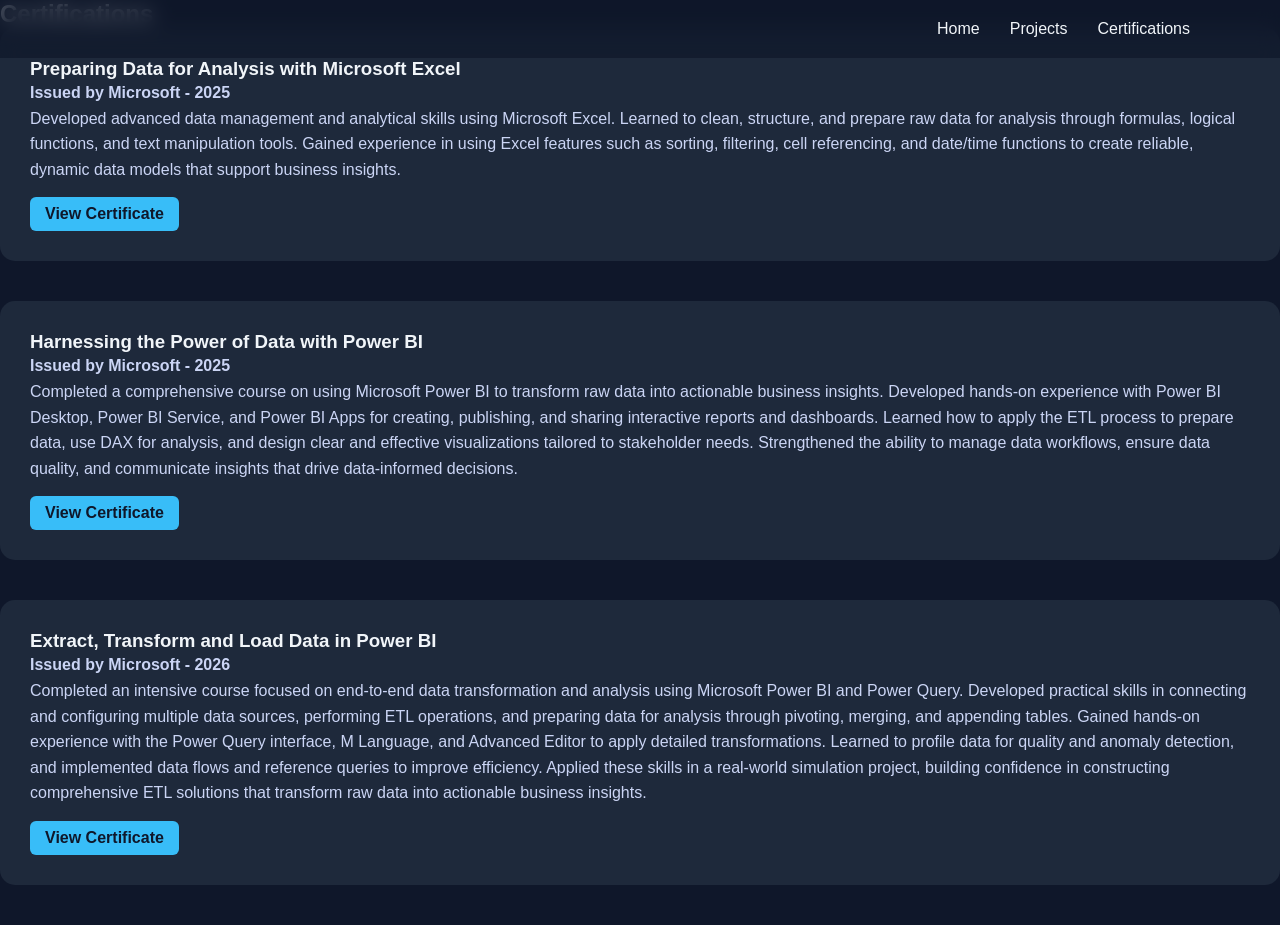
<file: certifications.html>
<!DOCTYPE html>
<html lang="en">
<head>
<meta charset="UTF-8">
<meta name="viewport" content="width=device-width, initial-scale=1.0">
<title>Yuzhao Cao | Developer</title>
<link rel="stylesheet" href="style.css">
</head>
<body>


<!-- NAVIGATION -->
<nav>
  <div class="nav-container">
    <a href="index.html">Home</a>
    <a href="projects.html">Projects</a>
    <a href="certifications.html">Certifications</a>
  </div>
</nav>

<div class="container">
    <h2>Certifications</h2>
    
    <div class="project-card">
        <h3>Preparing Data for Analysis with Microsoft Excel</h3>
        <p><strong>Issued by Microsoft - 2025</strong></p>
        <p>
            Developed advanced data management and analytical skills using Microsoft Excel. Learned to clean,
            structure, and prepare raw data for analysis through formulas, logical functions, and text manipulation 
            tools. Gained experience in using Excel features such as sorting, filtering, cell referencing, and date/time 
            functions to create reliable, dynamic data models that support business insights.
        </p>

        <a class="btn" href="https://coursera.org/share/76fab3f0c5f080352ac3d5c0bd1d7b2c">View Certificate</a>
    </div>

    <div class="project-card">
        <h3>Harnessing the Power of Data with Power BI</h3>
        <p><strong>Issued by Microsoft - 2025</strong></p>
        <p>
            Completed a comprehensive course on using Microsoft Power BI to transform raw data into actionable 
            business insights. Developed hands-on experience with Power BI Desktop, Power BI Service, and Power 
            BI Apps for creating, publishing, and sharing interactive reports and dashboards. 
            Learned how to apply the ETL process to prepare data, use DAX for analysis, and design clear and effective 
            visualizations tailored to stakeholder needs. Strengthened the ability to manage data workflows, ensure 
            data quality, and communicate insights that drive data-informed decisions.

        </p>

        <a class="btn" href="https://coursera.org/share/40c816b9f1140fdadf3ffa97ac33d5b4">View Certificate</a>
    </div>

    <div class="project-card">
        <h3>Extract, Transform and Load Data in Power BI</h3>
        <p><strong>Issued by Microsoft - 2026</strong></p>
        <p>
            Completed an intensive course focused on end-to-end data transformation and analysis using Microsoft 
            Power BI and Power Query. Developed practical skills in connecting and configuring multiple data sources, 
            performing ETL operations, and preparing data for analysis through pivoting, merging, and appending tables. 
            Gained hands-on experience with the Power Query interface, M Language, and Advanced Editor to apply detailed 
            transformations. Learned to profile data for quality and anomaly detection, and implemented data flows and 
            reference queries to improve efficiency. Applied these skills in a real-world simulation project, building 
            confidence in constructing comprehensive ETL solutions that transform raw data into actionable business insights.
        </p>

        <a class="btn" href="https://coursera.org/share/217a8b9b8ab0a00399b221ae15e64c86">View Certificate</a>
    </div>
  
</div>



</body>
</html>
</file>
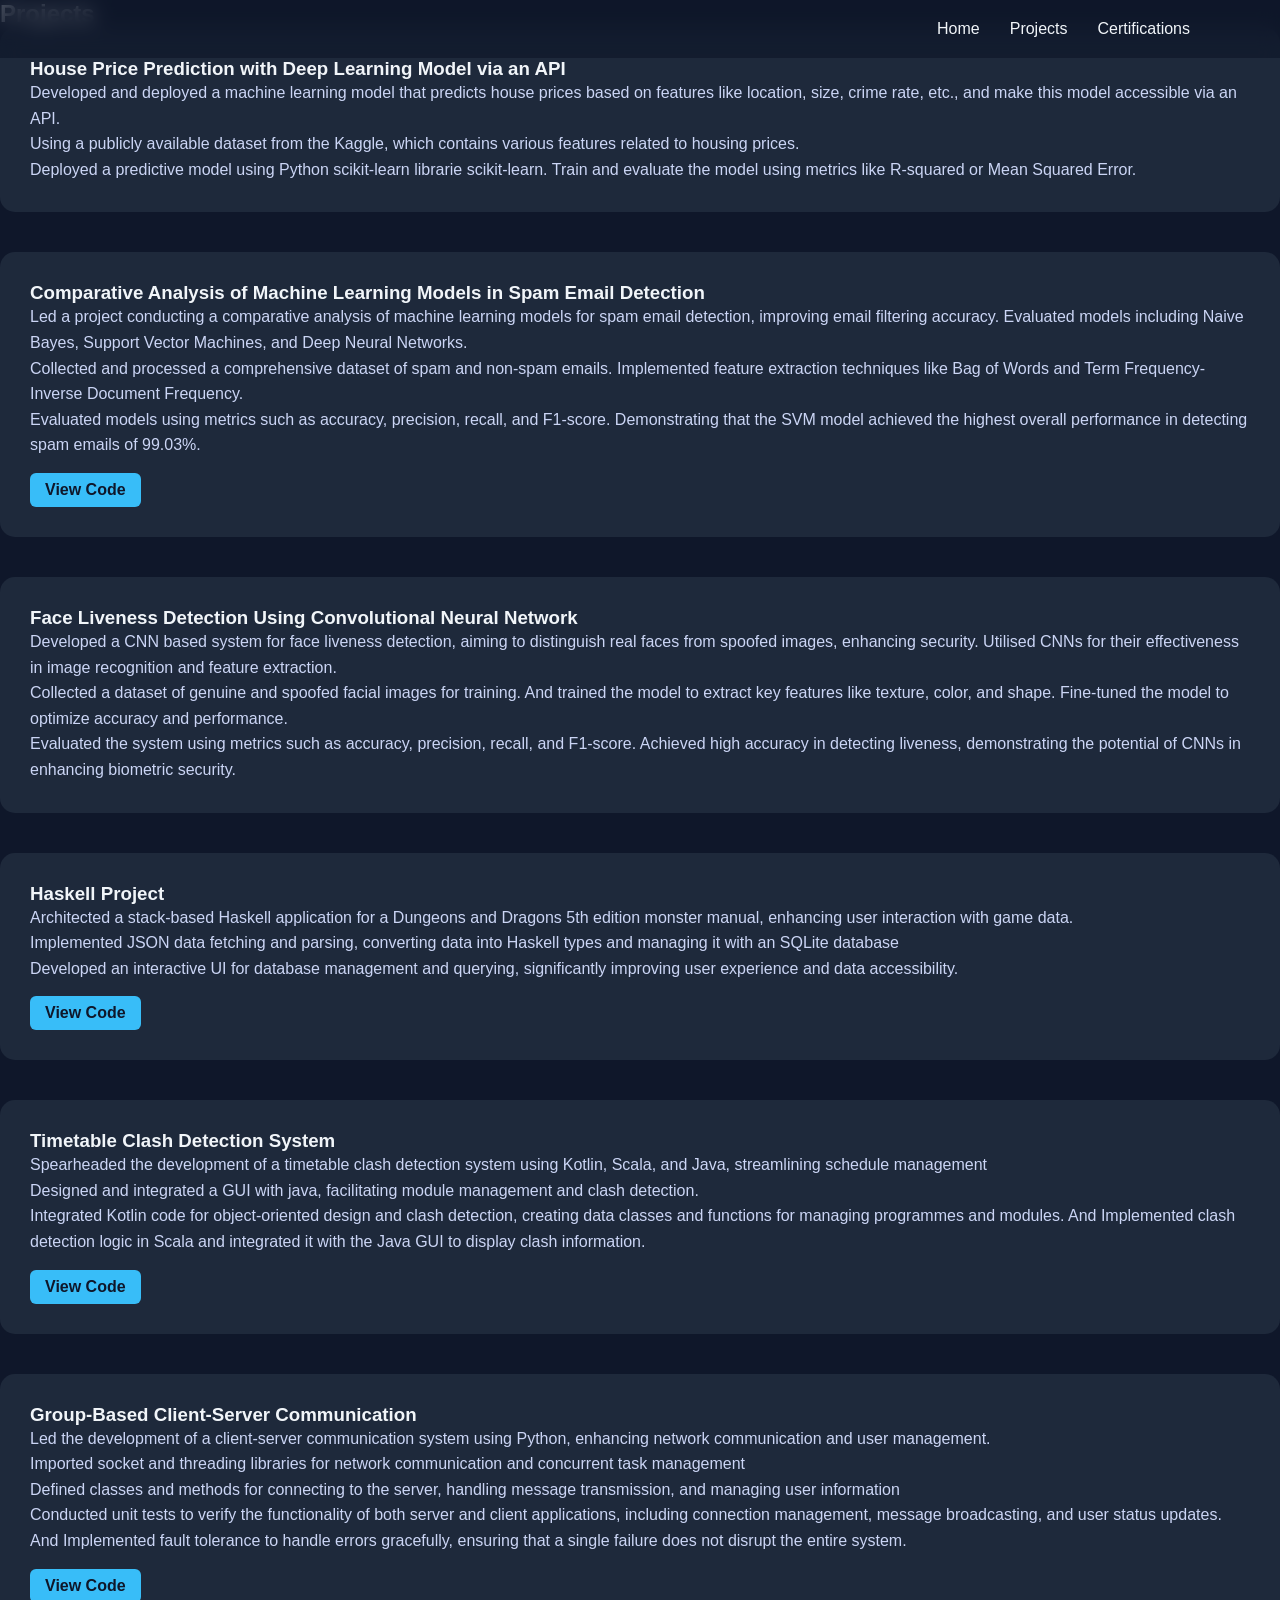
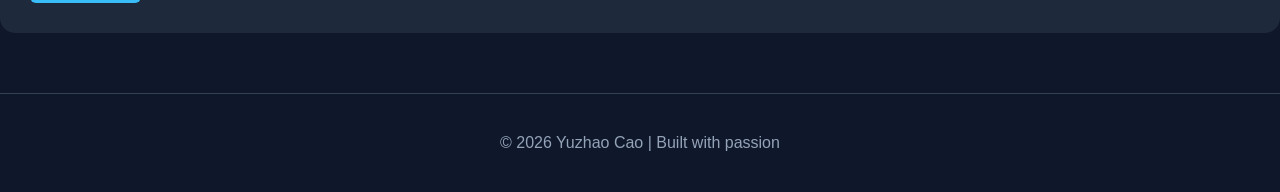
<file: projects-v1.html>
<!DOCTYPE html>
<html lang="en">
<head>
<meta charset="UTF-8">
<meta name="viewport" content="width=device-width, initial-scale=1.0">
<title>Yuzhao Cao | Developer</title>
<link rel="stylesheet" href="style.css">
</head>
<body>


<!-- NAVIGATION -->
<nav>
  <div class="nav-container">
    <a href="index.html">Home</a>
    <a href="projects.html">Projects</a>
    <a href="certifications.html">Certifications</a>
  </div>
</nav>


<div class="container">
  <h2>Projects</h2>
  
  <div class="project-card">
    <h3>House Price Prediction with Deep Learning Model via an API</h3>
    <p>
      Developed and deployed a machine learning model that predicts house prices based on features like 
      location, size, crime rate, etc., and make this model accessible via an API.
    </p>
    <p>
      Using a publicly available dataset from the Kaggle, which contains various features related to housing 
      prices.
    </p>
    <p>
      Deployed a predictive model using Python scikit-learn librarie scikit-learn. Train and evaluate the model 
      using metrics like R-squared or Mean Squared Error.

    </p>

  </div>

  <div class="project-card">
    <h3>Comparative Analysis of Machine Learning Models in Spam Email Detection</h3>
    <p>
      Led a project conducting a comparative analysis of machine learning models for spam email detection, 
      improving email filtering accuracy. Evaluated models including Naive Bayes, Support Vector Machines, 
      and Deep Neural Networks.
    </p>
    <p>
      Collected and processed a comprehensive dataset of spam and non-spam emails. Implemented feature 
      extraction techniques like Bag of Words and Term Frequency-Inverse Document Frequency.
    </p>
    <p>
      Evaluated models using metrics such as accuracy, precision, recall, and F1-score. Demonstrating that the 
      SVM model achieved the highest overall performance in detecting spam emails of 99.03%.
    </p>
    <a class="btn" href="https://github.com/yuzhaocao/Comparative-Analysis-of-Machine-Learning-Models-in-Spam-Email-Detection">View Code</a>
  </div>

  <div class="project-card">
    <h3>Face Liveness Detection Using Convolutional Neural Network</h3>
    <p>
      Developed a CNN based system for face liveness detection, aiming to distinguish real faces from spoofed 
      images, enhancing security. Utilised CNNs for their effectiveness in image recognition and feature extraction.
    </p>
    <p>
      Collected a dataset of genuine and spoofed facial images for training. And trained the model to extract 
      key features like texture, color, and shape. Fine-tuned the model to optimize accuracy and performance.
    </p>
    <p>
      Evaluated the system using metrics such as accuracy, precision, recall, and F1-score. 
      Achieved high accuracy in detecting liveness, demonstrating the potential of CNNs in enhancing biometric security.
    </p>

  </div>

  <div class="project-card">
    <h3>Haskell Project</h3>
    <p>
      Architected a stack-based Haskell application for a Dungeons and Dragons 5th edition monster manual, 
      enhancing user interaction with game data.
    </p>
    <p>
       Implemented JSON data fetching and parsing, converting data into Haskell types and managing it with 
       an SQLite database
    </p>
    <p>
      Developed an interactive UI for database management and querying, significantly improving user experience 
      and data accessibility.
    </p>
    <a class="btn" href="https://github.com/yuzhaocao/Haskell-Project">View Code</a>
  </div>

  <div class="project-card">
    <h3>Timetable Clash Detection System</h3>
    <p>
       Spearheaded the development of a timetable clash detection system using Kotlin, Scala, and Java, 
       streamlining schedule management
    </p>
    <p>
      Designed and integrated a GUI with java, facilitating module management and clash detection.
    </p>
    <p>
      Integrated Kotlin code for object-oriented design and clash detection, creating data classes and functions 
      for managing programmes and modules. And Implemented clash detection logic in Scala and integrated it with 
      the Java GUI to display clash information.
    </p>
    <a class="btn" href="https://github.com/yuzhaocao/Timetable-Clash-Detection-System">View Code</a>
  </div>

  <div class="project-card">
    <h3>Group-Based Client-Server Communication </h3>
    <p>
      Led the development of a client-server communication system using Python, enhancing network communication and user management.
    </p>
    <p>
      Imported socket and threading libraries for network communication and concurrent task management
    </p>
    <p>
      Defined classes and methods for connecting to the server, handling message transmission, and managing user information
    </p>
    <p>
      Conducted unit tests to verify the functionality of both server and client applications, including connection management, 
      message broadcasting, and user status updates. And Implemented fault tolerance to handle errors gracefully, ensuring 
      that a single failure does not disrupt the entire system.
    </p>
    <a class="btn" href="https://github.com/yuzhaocao/Group-Based-Client-Server-Communication-with-Python-">View Code</a>
  </div>
  
</div>

<footer>
  © 2026 Yuzhao Cao | Built with passion
</footer>

</body>
</html>
</file>
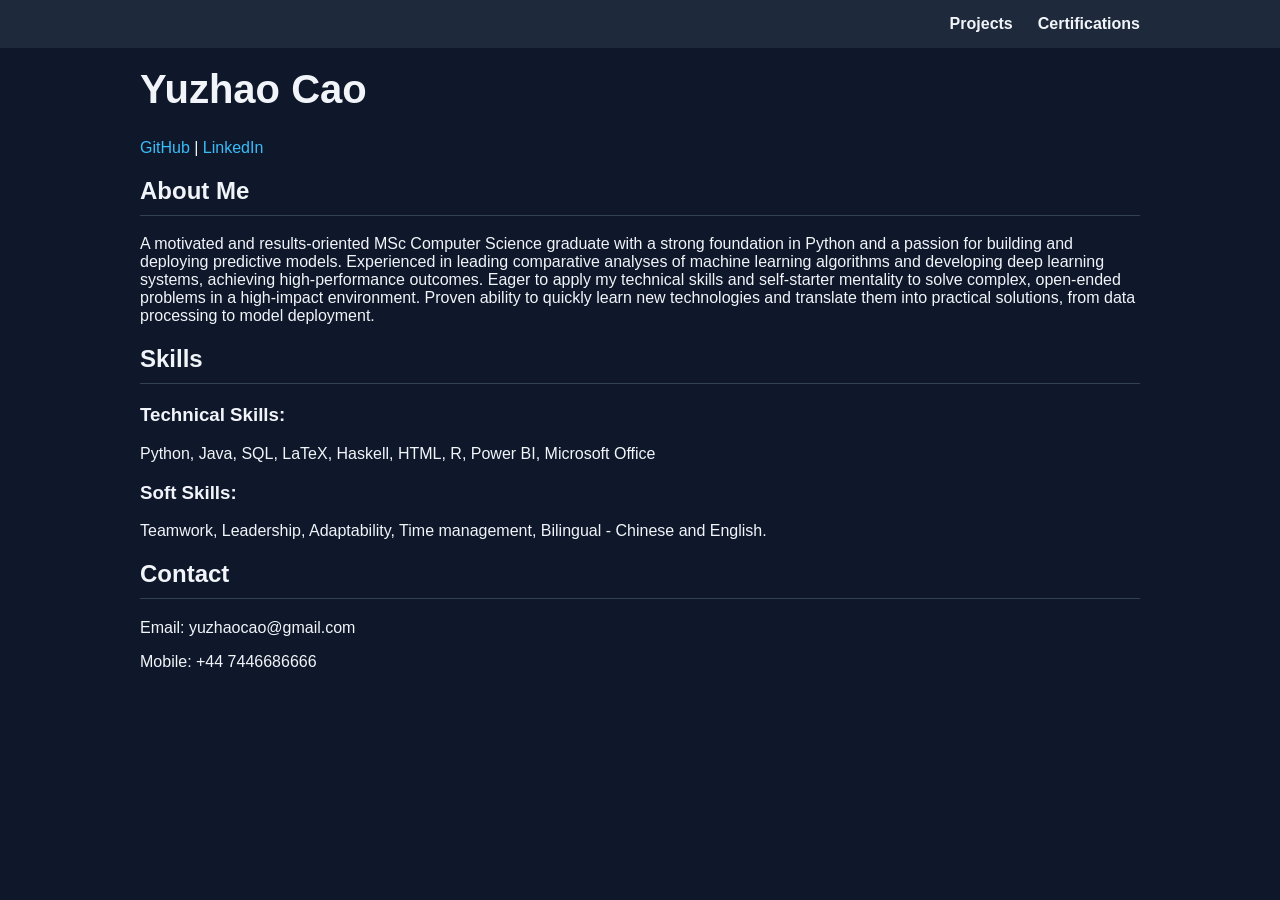
<file: test.html>
<!DOCTYPE html>
<html lang="en">
<head>
<meta charset="UTF-8">
<meta name="viewport" content="width=device-width, initial-scale=1.0">
<title>Yuzhao Cao | Developer</title>
<style>
body {
  font-family: Arial, sans-serif;
  margin: 0;
  background: #0f172a;
  color: #f1f5f9;
}

/* NAVBAR */
nav {
  position: fixed;
  top: 0;
  width: 100%;
  background: #1e293b;
  padding: 15px 0;
}

.nav-container {
  width: 90%;
  max-width: 1000px;
  margin: auto;
  display: flex;
  justify-content: flex-end;
}

nav a {
  color: #f1f5f9;
  text-decoration: none;
  margin-left: 25px;
  font-weight: bold;
}

nav a:hover {
  color: #38bdf8;
}

/* MAIN CONTENT */
.container {
  width: 90%;
  max-width: 1000px;
  margin: auto;
  padding: 40px 0;
}
h1 { font-size: 2.5rem; }
h2 { border-bottom: 1px solid #334155; padding-bottom: 10px; }
.project {
  background: #1e293b;
  padding: 20px;
  margin: 20px 0;
  border-radius: 8px;
}
a {
  color: #38bdf8;
  text-decoration: none;
}
.btn {
  display: inline-block;
  padding: 8px 15px;
  background: #38bdf8;
  color: #0f172a;
  border-radius: 5px;
  margin-top: 10px;
}
</style>
</head>
<body>


<!-- NAVIGATION -->
<nav>
  <div class="nav-container">
    <a href="projects.html">Projects</a>
    <a href="certifications.html">Certifications</a>
  </div>
</nav>

<div class="container">
    <h1>Yuzhao Cao</h1>
    <p>
        <a href="https://github.com/yuzhaocao">GitHub</a> |
        <a href="https://www.linkedin.com/in/yuzhaocao">LinkedIn</a>
    </p>
    <h2>About Me</h2>
    <p>A motivated and results-oriented MSc Computer Science graduate with a strong foundation in Python and 
    a passion for building and deploying predictive models. Experienced in leading comparative analyses of 
    machine learning algorithms and developing deep learning systems, achieving high-performance outcomes. 
    Eager to apply my technical skills and self-starter mentality to solve complex, open-ended problems in a 
    high-impact environment. Proven ability to quickly learn new technologies and translate them into practical 
    solutions, from data processing to model deployment.</p>
    

    <h2>Skills</h2>
    <h3>Technical Skills:</h3>
    <p>Python, Java, SQL, LaTeX, Haskell, HTML, R, Power BI, Microsoft Office</p>
    <h3>Soft Skills:</h3>
    <p>Teamwork, Leadership, Adaptability, Time management, Bilingual - Chinese and English.</p>

    <h2>Contact</h2>
    <p>Email: yuzhaocao@gmail.com</p>
    <p>Mobile: +44 7446686666</p>
</div>

</body>
</html>
</file>
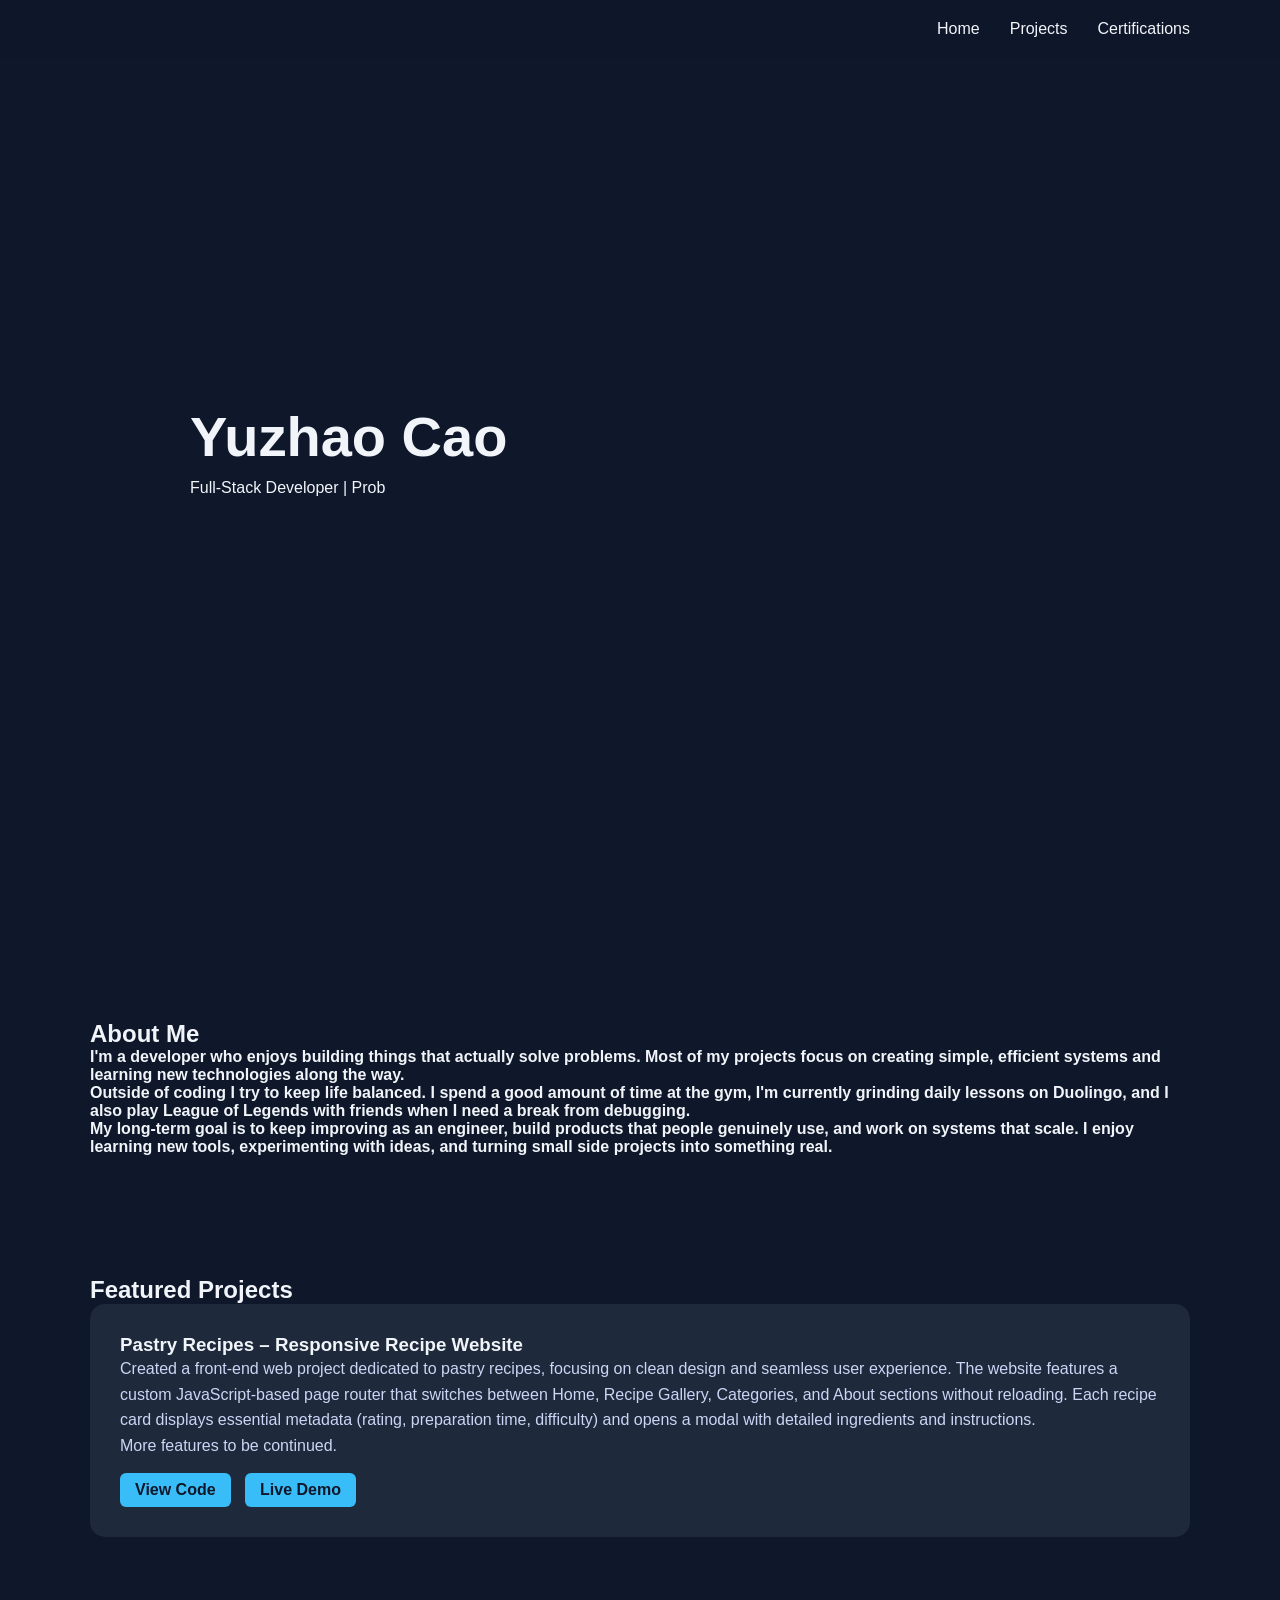
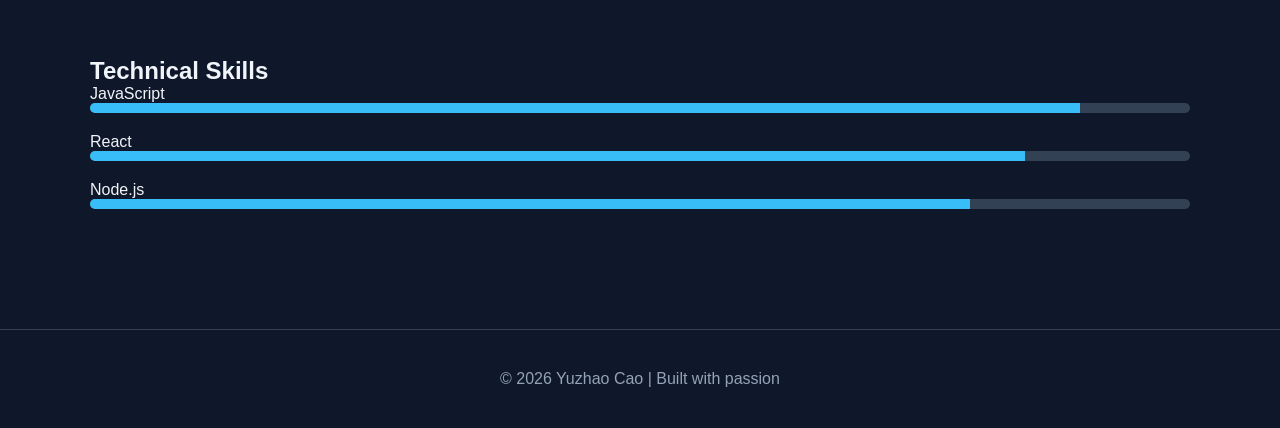
<file: v2.html>
<!DOCTYPE html>
<html lang="en">
<head>
<meta charset="UTF-8">
<meta name="viewport" content="width=device-width, initial-scale=1.0">
<title>Yuzhao Cao | Developer</title>
<link rel="stylesheet" href="style.css">

</head>

<body>

<nav>
  <div class="nav-container">
    <a href="index.html">Home</a>
    <a href="projects.html">Projects</a>
    <a href="certifications.html">Certifications</a>
  </div>
</nav>

<!-- HERO -->
<section id="home" class="hero">

<h1>Yuzhao Cao</h1>
<div class="typing" id="typing"></div>


</section>

<!-- About me -->
<section id="projects" class="section">
  <h2>About Me</h2>
  <h4>
  I'm a developer who enjoys building things that actually solve problems.
  Most of my projects focus on creating simple, efficient systems and learning
  new technologies along the way.
  </h4>

  <h4>
  Outside of coding I try to keep life balanced. I spend a good amount of time
  at the gym, I'm currently grinding daily lessons on Duolingo, and I also
  play League of Legends with friends when I need a break from debugging.
  </h4>

  <h4>
  My long-term goal is to keep improving as an engineer, build products that
  people genuinely use, and work on systems that scale. I enjoy learning new
  tools, experimenting with ideas, and turning small side projects into
  something real.
  </h4>


</section>

<!-- PROJECTS -->
<section id="projects" class="section">
  <h2>Featured Projects</h2>

  <div class="project-card">
    <h3>Pastry Recipes – Responsive Recipe Website</h3>
    <div class="project-details">
    <p>
      Created a front‑end web project dedicated to pastry recipes, focusing on clean design and seamless user experience. 
      The website features a custom JavaScript‑based page router that switches between Home, Recipe Gallery, Categories, 
      and About sections without reloading. Each recipe card displays essential metadata (rating, preparation time, difficulty) 
      and opens a modal with detailed ingredients and instructions.
    </p>

    <p>
      More features to be continued.
    </p>

    <a class="btn" href="https://github.com/yuzhaocao/bakery.github.io">View Code</a>
    <a class="btn" href="https://yuzhaocao.github.io/bakery.github.io/">Live Demo</a>
  </div>
  </div>

</section>

<!-- SKILLS -->
<section id="skills" class="section">
  <h2>Technical Skills</h2>

  <div class="skill">
    <p>JavaScript</p>
    <div class="skill-bar">
      <div class="skill-fill" style="width:90%"></div>
    </div>
  </div>

  <div class="skill">
    <p>React</p>
    <div class="skill-bar">
      <div class="skill-fill" style="width:85%"></div>
    </div>
  </div>

  <div class="skill">
    <p>Node.js</p>
    <div class="skill-bar">
      <div class="skill-fill" style="width:80%"></div>
    </div>
  </div>

</section>

<footer>
  © 2026 Yuzhao Cao | Built with passion
</footer>

<script>
/* Typing Animation */
const text = "Full-Stack Developer | Problem Solver | System Builder";
let i = 0;
function typingEffect() {
  if (i < text.length) {
    document.getElementById("typing").innerHTML += text.charAt(i);
    i++;
    setTimeout(typingEffect, 50);
  }
}
typingEffect();

/* Fade In on Scroll */
const sections = document.querySelectorAll('.section');
window.addEventListener('scroll', () => {
  sections.forEach(section => {
    const position = section.getBoundingClientRect().top;
    if (position < window.innerHeight - 100) {
      section.classList.add('show');
    }
  });
});
</script>

</body>
</html>
</file>
<file: style.css>
*{
margin:0;
padding:0;
box-sizing:border-box;
scroll-behavior:smooth;
}

body{
font-family: 'Segoe UI', sans-serif;
background:#0f172a;
color:#f1f5f9;
}

/* PARTICLE BACKGROUND */

#particles-js{
position:fixed;
width:100%;
height:100%;
top:0;
left:0;
z-index:-1;
}

/* NAVBAR */

nav{
position:fixed;
width:100%;
top:0;
background:rgba(15,23,42,0.7);
backdrop-filter:blur(10px);
padding:20px 0;
z-index:1000;
}

.nav-container{
width:90%;
max-width:1100px;
margin:auto;
display:flex;
justify-content:flex-end;
}

nav a{
margin-left:30px;
text-decoration:none;
color:#f1f5f9;
font-weight:500;
transition:.3s;
}

nav a:hover{
color:#38bdf8;
}

/* HERO */

.hero{
height:100vh;
display:flex;
flex-direction:column;
justify-content:center;
width:90%;
max-width:900px;
margin:auto;
}

.hero h1{
font-size:3.5rem;
margin-bottom:10px;
}

.hero h2{
color:#38bdf8;
margin-bottom:20px;
}

.hero p{
line-height:1.7;
color:#cbd5f5;
margin-bottom:15px;
}

/* SECTION */

.section{
width:90%;
max-width:1100px;
margin:120px auto;
}

h3.section-title{
font-size:2rem;
margin-bottom:40px;
border-bottom:1px solid #334155;
padding-bottom:10px;
}

/* PROJECT CARDS */

.project-card{
background:#1e293b;
padding:30px;
border-radius:15px;
margin-bottom:40px;
transition:.4s;
}

.project-card:hover{
transform:translateY(-8px);
box-shadow:0 10px 30px rgba(56,189,248,.25);
}

.project-card img{
width:100%;
border-radius:10px;
margin:20px 0;
}

.project-card p{
line-height:1.6;
color:#cbd5f5;
}

.btn{
display:inline-block;
padding:8px 15px;
margin-top:15px;
background:#38bdf8;
color:#0f172a;
border-radius:6px;
text-decoration:none;
font-weight:bold;
margin-right:10px;
}

/* SKILLS */

.skill{
margin-bottom:20px;
}

.skill-bar{
background:#334155;
border-radius:8px;
overflow:hidden;
}

.skill-fill{
background:#38bdf8;
padding:5px;
color:#0f172a;
font-weight:bold;
}

/* INTERESTS */

.interests{
display:grid;
grid-template-columns:repeat(auto-fit,minmax(200px,1fr));
gap:20px;
}

.interest-card{
background:#1e293b;
padding:25px;
border-radius:12px;
text-align:center;
transition:.3s;
}

.interest-card:hover{
transform:translateY(-5px);
box-shadow:0 5px 20px rgba(0,0,0,.4);
}

/* CERTIFICATIONS */

.cert-card{
background:#1e293b;
padding:25px;
border-radius:10px;
margin-bottom:20px;
}

/* FOOTER */

footer{
text-align:center;
padding:40px;
border-top:1px solid #334155;
color:#94a3b8;
margin-top:60px;
}
</file>
